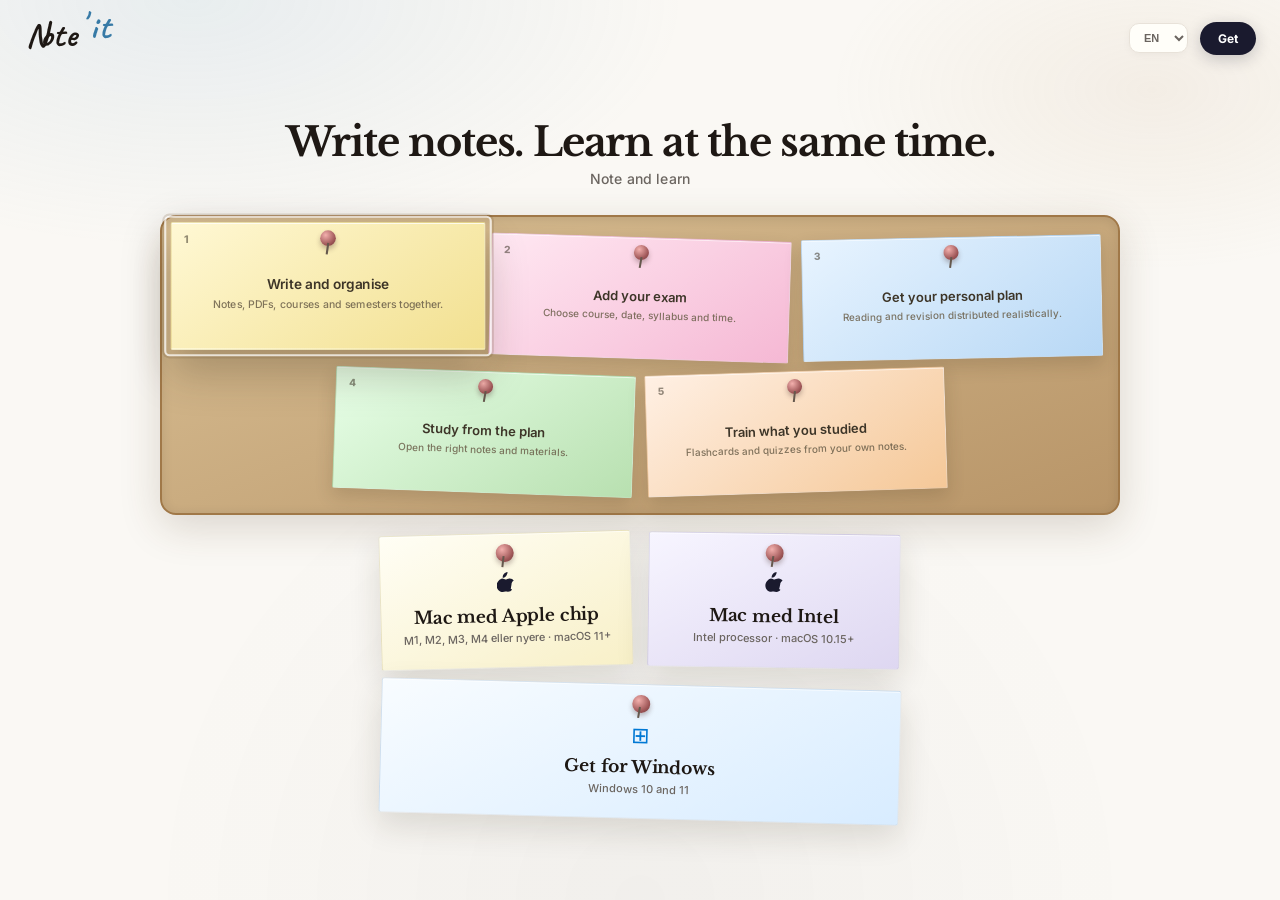
<file: UniNotes  2/website/index.html>
<!doctype html>
<html lang="da">
<head>
  <meta charset="utf-8">
  <meta name="viewport" content="width=device-width, initial-scale=1">
  <title>Note'it</title>
  <meta name="description" content="Universitetsnotesbog til Mac og Windows.">
  <meta name="theme-color" content="#f6f1e8">
  <link rel="icon" href="../assets/icon.svg" type="image/svg+xml">
  <link rel="preconnect" href="https://fonts.googleapis.com">
  <link rel="preconnect" href="https://fonts.gstatic.com" crossorigin>
  <link href="https://fonts.googleapis.com/css2?family=Inter:wght@400;500;600;700;800&family=Libre+Baskerville:wght@400;700&family=Caveat:wght@600;700&display=swap" rel="stylesheet">
  <link rel="stylesheet" href="site.css">
</head>
<body>

  <div class="bg-glow" aria-hidden="true"></div>

  <div class="shell">
    <header class="nav">
      <a class="brand" href="./" aria-label="Note'it">
        <span class="brand-anim" id="brandLogo">
          <svg class="brand-svg" viewBox="0 0 108 36" aria-hidden="true">
            <text x="0" y="28" pathLength="1" class="bw l1">N</text>
            <text x="14" y="28" pathLength="1" class="bw l2">o</text>
            <text x="27" y="28" pathLength="1" class="bw l3">t</text>
            <text x="39" y="28" pathLength="1" class="bw l4">e</text>
            <text x="55" y="16" pathLength="1" class="bw bw-it l5">'</text>
            <text x="64" y="20" pathLength="1" class="bw bw-it l6">i</text>
            <text x="73" y="20" pathLength="1" class="bw bw-it l7">t</text>
            <g class="brand-pen">
              <ellipse cx="0" cy="0" rx="1.6" ry="2.2" fill="#377aa6"/>
              <line x1="0" y1="2" x2="-1" y2="7" stroke="#65584d" stroke-width="1.2" stroke-linecap="round"/>
            </g>
          </svg>
        </span>
      </a>
      <div class="nav-right">
        <label class="lang-pick">
          <select id="siteLang" aria-label="Sprog"></select>
        </label>
        <a class="nav-cta" href="#hent" data-i18n="download">Hent</a>
      </div>
    </header>

    <main class="main">
      <div class="hero-head">
        <h1 data-i18n="headline">Skriv noter. Lær på samme tid.</h1>
        <p class="sub" data-i18n="sub">Notér og lær</p>
      </div>

      <div class="board" aria-label="Funktioner">
        <button type="button" class="note n1 selected" aria-pressed="true"><span class="pin"></span><b>1</b><p data-i18n="n1">Skriv og organisér</p><small data-i18n="n1s">Noter, PDF'er, fag og semestre samlet.</small></button>
        <button type="button" class="note n2" aria-pressed="false"><span class="pin"></span><b>2</b><p data-i18n="n2">Tilføj din eksamen</p><small data-i18n="n2s">Vælg fag, dato, pensum og tid.</small></button>
        <button type="button" class="note n3" aria-pressed="false"><span class="pin"></span><b>3</b><p data-i18n="n3">Få din personlige plan</p><small data-i18n="n3s">Læsning og repetition fordelt realistisk.</small></button>
        <button type="button" class="note n4" aria-pressed="false"><span class="pin"></span><b>4</b><p data-i18n="n4">Læs direkte fra planen</p><small data-i18n="n4s">Åbn de rigtige noter og materialer.</small></button>
        <button type="button" class="note n5" aria-pressed="false"><span class="pin"></span><b>5</b><p data-i18n="n5">Træn det, du har læst</p><small data-i18n="n5s">Flashcards og quizzer fra dine egne noter.</small></button>
      </div>

      <div class="dl" id="hent">
        <a class="dl-note dl-mac" href="downloads/Note-it-macOS-Apple-Silicon.dmg" download="Note-it-macOS-Apple-Silicon.dmg">
          <span class="pin"></span>
          <span class="dl-icon" aria-hidden="true"></span>
          <span class="dl-label">Mac med Apple chip</span>
          <span class="dl-hint">M1, M2, M3, M4 eller nyere · macOS 11+</span>
        </a>
        <a class="dl-note dl-mac dl-mac-intel" href="downloads/Note-it-macOS-Intel.dmg" download="Note-it-macOS-Intel.dmg">
          <span class="pin"></span>
          <span class="dl-icon" aria-hidden="true"></span>
          <span class="dl-label">Mac med Intel</span>
          <span class="dl-hint">Intel processor · macOS 10.15+</span>
        </a>
        <a class="dl-note dl-win" href="downloads/Noteit-windows.zip" download>
          <span class="pin"></span>
          <span class="dl-icon" aria-hidden="true">⊞</span>
          <span class="dl-label" data-i18n="downloadWin">Hent til Windows</span>
          <span class="dl-hint" data-i18n="winHint">Windows 10 og 11</span>
        </a>
      </div>
    </main>
  </div>

  <script src="site-i18n.js"></script>
  <script src="site-effects.js"></script>
</body>
</html>
</file>
<file: UniNotes  2/website/site.css>
:root {
  --ink: #1e1814;
  --muted: #6b6560;
  --line: #e8e2d9;
  --cream: #faf8f4;
  --paper: #fffef9;
  --accent: #1a1a2e;
  --blue: #377aa6;
}

*, *::before, *::after { box-sizing: border-box; }
html, body { height: 100%; margin: 0; }
body {
  font-family: Inter, system-ui, sans-serif;
  color: var(--ink);
  background: var(--cream);
  -webkit-font-smoothing: antialiased;
  overflow-x: hidden;
}
a { color: inherit; text-decoration: none; }
button { font: inherit; cursor: pointer; border: none; background: none; padding: 0; }
sup { font-size: .65em; }

.bg-glow {
  position: fixed; inset: 0; z-index: 0; pointer-events: none;
  background:
    radial-gradient(ellipse 70% 50% at 15% 0%, rgba(127, 174, 210, .14), transparent 55%),
    radial-gradient(ellipse 50% 40% at 90% 10%, rgba(201, 168, 124, .12), transparent 50%),
    radial-gradient(circle at 50% 100%, rgba(26, 26, 46, .04), transparent 45%);
  animation: glowShift 12s ease-in-out infinite alternate;
}
@keyframes glowShift {
  0% { opacity: .85; transform: scale(1); }
  100% { opacity: 1; transform: scale(1.03); }
}

.shell {
  position: relative; z-index: 1;
  min-height: 100vh;
  max-height: 100vh;
  display: flex;
  flex-direction: column;
  padding: 20px 24px 18px;
  overflow: hidden;
}

/* Nav */
.nav {
  display: flex;
  align-items: center;
  justify-content: space-between;
  flex-shrink: 0;
}
.brand {
  display: inline-flex; align-items: center;
  min-width: 112px; height: 36px;
}
.brand-anim {
  display: block;
  opacity: 1;
  transition: opacity .45s ease;
}
.brand-anim.fading { opacity: 0; }
.brand-svg {
  width: 112px; height: 36px;
  overflow: visible;
}
.bw {
  font-family: Caveat, cursive;
  font-size: 34px;
  font-weight: 700;
  fill: transparent;
  stroke: var(--ink);
  stroke-width: .055;
  stroke-linecap: round;
  stroke-linejoin: round;
  stroke-dasharray: 1;
  stroke-dashoffset: 1;
}
.bw-it { stroke: var(--blue); }

.brand-pen {
  opacity: 0;
  transform: translate(2px, 24px);
}
.brand-anim.playing .brand-pen {
  opacity: 1;
  animation: penWrite 1.35s cubic-bezier(.45, .05, .25, 1) forwards;
}
.brand-anim.hold .brand-pen,
.brand-anim.fading .brand-pen { opacity: 0; }

.brand-anim.playing .l1 { animation: letterWrite .28s .04s cubic-bezier(.3, .1, .2, 1) forwards; }
.brand-anim.playing .l2 { animation: letterWrite .24s .26s cubic-bezier(.3, .1, .2, 1) forwards; }
.brand-anim.playing .l3 { animation: letterWrite .22s .46s cubic-bezier(.3, .1, .2, 1) forwards; }
.brand-anim.playing .l4 { animation: letterWrite .24s .64s cubic-bezier(.3, .1, .2, 1) forwards; }
.brand-anim.playing .l5 { animation: letterWriteIt .2s .86s cubic-bezier(.3, .1, .2, 1) forwards; }
.brand-anim.playing .l6 { animation: letterWriteIt .18s 1.02s cubic-bezier(.3, .1, .2, 1) forwards; }
.brand-anim.playing .l7 { animation: letterWriteIt .2s 1.16s cubic-bezier(.3, .1, .2, 1) forwards; }

.brand-anim.hold .bw { stroke-dashoffset: 0; }
.brand-anim.hold .l1,
.brand-anim.hold .l2,
.brand-anim.hold .l3,
.brand-anim.hold .l4 { fill: var(--ink); }
.brand-anim.hold .l5,
.brand-anim.hold .l6,
.brand-anim.hold .l7 { fill: var(--blue); }

@keyframes letterWrite {
  0% { stroke-dashoffset: 1; fill: transparent; }
  70% { stroke-dashoffset: 0; fill: transparent; }
  100% { stroke-dashoffset: 0; fill: var(--ink); }
}
@keyframes letterWriteIt {
  0% { stroke-dashoffset: 1; fill: transparent; }
  70% { stroke-dashoffset: 0; fill: transparent; }
  100% { stroke-dashoffset: 0; fill: var(--blue); }
}
@keyframes penWrite {
  0% { transform: translate(2px, 24px); }
  12% { transform: translate(16px, 23px); }
  28% { transform: translate(28px, 25px); }
  44% { transform: translate(40px, 23px); }
  58% { transform: translate(50px, 24px); }
  72% { transform: translate(62px, 22px); }
  88% { transform: translate(76px, 19px); }
  100% { transform: translate(86px, 20px); opacity: 0; }
}
.nav-right { display: flex; align-items: center; gap: 12px; }
.lang-pick select {
  border: 1px solid var(--line);
  border-radius: 10px;
  padding: 7px 10px;
  background: var(--paper);
  font-size: 11px; font-weight: 700;
  color: var(--muted);
  cursor: pointer;
  box-shadow: 0 2px 8px rgba(0,0,0,.04);
}
.nav-cta {
  padding: 9px 18px; border-radius: 99px;
  background: var(--accent); color: #fff;
  font-size: 12px; font-weight: 700;
  box-shadow: 0 4px 16px rgba(26, 26, 46, .22);
  transition: transform .15s, box-shadow .15s;
}
.nav-cta:hover { transform: translateY(-1px); box-shadow: 0 6px 20px rgba(26, 26, 46, .28); }

/* Hero */
.main {
  flex: 1;
  display: flex;
  flex-direction: column;
  align-items: center;
  justify-content: center;
  text-align: center;
  min-height: 0;
  padding: 4px 0;
}

.hero-head { margin-bottom: 14px; }

.main h1 {
  margin: 0 0 6px;
  font-family: 'Libre Baskerville', Georgia, serif;
  font-size: clamp(26px, 4.8vw, 40px);
  line-height: 1.1;
  letter-spacing: -.03em;
  font-weight: 700;
}
.sub {
  margin: 0;
  font-size: 14px;
  font-weight: 500;
  color: var(--muted);
  letter-spacing: .01em;
}

/* Cork board */
.board {
  position: relative;
  width: min(960px, 100%);
  flex: 1;
  min-height: 0;
  max-height: 300px;
  margin: 14px auto 18px;
  padding: 20px 16px;
  border-radius: 16px;
  background:
    radial-gradient(circle at 20% 30%, rgba(0,0,0,.035) 1px, transparent 1px),
    radial-gradient(circle at 70% 60%, rgba(0,0,0,.025) 1px, transparent 1px),
    linear-gradient(160deg, #d9bf94, #b89568);
  border: 2px solid #a07848;
  box-shadow:
    inset 0 2px 12px rgba(0,0,0,.1),
    0 12px 40px rgba(80, 55, 30, .18);
  display: grid;
  grid-template-columns: repeat(6, 1fr);
  grid-template-rows: repeat(2, 1fr);
  gap: 12px;
}
.note:nth-child(1), .note:nth-child(2), .note:nth-child(3) { grid-column: span 2; }
.note:nth-child(4) { grid-column: 2 / span 2; }
.note:nth-child(5) { grid-column: 4 / span 2; }
.note > b {
  position:absolute;left:12px;top:10px;color:rgba(61,53,40,.55);
  font:800 10px/1 Inter,sans-serif;
}

.note {
  position: relative;
  display: flex;
  flex-direction: column;
  align-items: center;
  justify-content: center;
  padding: 30px 10px 16px;
  border: 1px solid rgba(0,0,0,.06);
  border-radius: 2px;
  text-align: center;
  cursor: pointer;
  transition: transform .25s cubic-bezier(.2,.8,.2,1), box-shadow .25s ease;
  box-shadow: 0 8px 18px rgba(50,40,20,.16), inset 0 1px rgba(255,255,255,.6);
}
.note p {
  margin: 0;
  font: 600 13px/1.35 "Comic Sans MS", Inter, sans-serif;
  color: #3d3528;
}
.note small {
  margin-top: 4px;
  font: 500 10px/1.3 Inter, sans-serif;
  color: #6b5f4a;
  opacity: .85;
}
.note:hover,.note.selected {
  transform: translateY(-12px) rotate(0deg) scale(1.05);
  box-shadow: 0 22px 40px rgba(50,40,20,.26), inset 0 1px rgba(255,255,255,.75);
  z-index: 10;
}
.note.selected::after {
  content:"";position:absolute;inset:-7px;border:2px solid rgba(255,255,255,.72);border-radius:5px;pointer-events:none;
  box-shadow:0 0 0 2px rgba(104,77,45,.18);
}

.pin {
  position: absolute;
  left: 50%; top: 7px;
  width: 15px; height: 15px;
  transform: translateX(-50%);
  border-radius: 50%;
  background: radial-gradient(circle at 35% 30%, #f3b0ad, #9d5556 65%, #6b393a);
  box-shadow: 0 3px 5px rgba(70,45,40,.32);
}
.pin::after {
  content: "";
  position: absolute; left: 6px; top: 12px;
  width: 2px; height: 11px;
  background: #65584d;
  transform: rotate(8deg);
}

.n1 { background: linear-gradient(145deg, #fff8d4, #f2e090); transform: rotate(-2.5deg); }
.n2 { background: linear-gradient(145deg, #ffe8f2, #f5b8d4); transform: rotate(1.8deg); }
.n3 { background: linear-gradient(145deg, #e8f4ff, #b8d8f5); transform: rotate(-1.2deg); }
.n4 { background: linear-gradient(145deg, #e8ffe8, #b8e0b0); transform: rotate(2deg); }
.n5 { background: linear-gradient(145deg, #fff0e4, #f5c898); transform: rotate(-1.8deg); }

/* Download sticky notes */
.dl {
  display: flex;
  flex-wrap: wrap;
  justify-content: center;
  gap: 16px;
  flex-shrink: 0;
  width: min(520px, 100%);
}

.dl-note {
  position: relative;
  flex: 1;
  min-width: 200px;
  display: flex;
  flex-direction: column;
  align-items: center;
  justify-content: center;
  gap: 4px;
  padding: 36px 20px 22px;
  border-radius: 3px;
  text-align: center;
  border: 1px solid rgba(0,0,0,.07);
  box-shadow: 0 12px 32px rgba(50,40,20,.14), inset 0 1px rgba(255,255,255,.65);
  transition: transform .22s cubic-bezier(.2,.8,.2,1), box-shadow .22s ease;
}
.dl-note:hover {
  transform: translateY(-6px) rotate(0deg) scale(1.03);
  box-shadow: 0 20px 44px rgba(50,40,20,.2), inset 0 1px rgba(255,255,255,.8);
}
.dl-note .pin { top: 10px; width: 18px; height: 18px; }

.dl-mac {
  background: linear-gradient(155deg, #fffef5, #f8f0c8);
  transform: rotate(-1.5deg);
  color: var(--ink);
}
.dl-mac-intel {
  background: linear-gradient(155deg, #f7f5ff, #ded7f1);
  transform: rotate(.8deg);
}
.dl-win {
  background: linear-gradient(155deg, #f8fcff, #d8ecff);
  transform: rotate(1.5deg);
  color: var(--ink);
}

.dl-icon {
  width: 28px; height: 28px;
  display: grid; place-items: center;
  font-size: 22px;
  margin-bottom: 4px;
}
.dl-mac .dl-icon::before {
  content: "";
  width: 20px; height: 24px;
  background: var(--accent);
  -webkit-mask: url("data:image/svg+xml,%3Csvg xmlns='http://www.w3.org/2000/svg' viewBox='0 0 384 512'%3E%3Cpath fill='black' d='M318.7 268.7c-.2-36.7 16.4-64.4 50-84.8-18.8-26.9-47.2-41.7-84.7-44.6-35.5-2.8-74.3 20.7-88.5 20.7-15 0-49.4-22.7-73.1-22.7C82.7 137.7 0 214.5 0 286.3c0 45.1 17.1 81.2 49.1 108.3 21.4 18.2 49.1 29.2 78.7 29.2 18.9 0 38.7-5.7 56.1-5.7 17.4 0 35.5 5.5 56.8 5.3 36.2-.4 67.5-19.5 86.5-47.3 0 0-1.1-.9-27.5-15.7zM214.4 74.1C232.3 52.5 243 22.5 239.5 0c-25.9 1.1-57.2 17.3-75.8 38.9-17.5 20.3-32.8 52.8-28.7 84 30.2.9 58.8-15.4 83.4-48.8z'/%3E%3C/svg%3E") center/contain no-repeat;
  mask: url("data:image/svg+xml,%3Csvg xmlns='http://www.w3.org/2000/svg' viewBox='0 0 384 512'%3E%3Cpath fill='black' d='M318.7 268.7c-.2-36.7 16.4-64.4 50-84.8-18.8-26.9-47.2-41.7-84.7-44.6-35.5-2.8-74.3 20.7-88.5 20.7-15 0-49.4-22.7-73.1-22.7C82.7 137.7 0 214.5 0 286.3c0 45.1 17.1 81.2 49.1 108.3 21.4 18.2 49.1 29.2 78.7 29.2 18.9 0 38.7-5.7 56.1-5.7 17.4 0 35.5 5.5 56.8 5.3 36.2-.4 67.5-19.5 86.5-47.3 0 0-1.1-.9-27.5-15.7zM214.4 74.1C232.3 52.5 243 22.5 239.5 0c-25.9 1.1-57.2 17.3-75.8 38.9-17.5 20.3-32.8 52.8-28.7 84 30.2.9 58.8-15.4 83.4-48.8z'/%3E%3C/svg%3E") center/contain no-repeat;
}
.dl-win .dl-icon { color: #0078d4; }

.dl-label {
  font-family: 'Libre Baskerville', Georgia, serif;
  font-size: 17px;
  font-weight: 700;
  letter-spacing: -.01em;
}
.dl-hint {
  font-size: 11px;
  font-weight: 500;
  color: var(--muted);
}

.browser {
  margin: 10px 0 0;
  font-size: 12px;
  color: #94a3b8;
  flex-shrink: 0;
}
.browser a { color: var(--blue); font-weight: 600; text-decoration: underline; text-underline-offset: 2px; }

@media (max-width: 720px) {
  .shell { max-height: none; min-height: 100vh; overflow: auto; padding: 16px; }
  .board {
    max-height: none;
    grid-template-columns: repeat(2, 1fr);
    grid-template-rows: auto;
  }
  .dl-note { min-width: 100%; }
}
</file>
